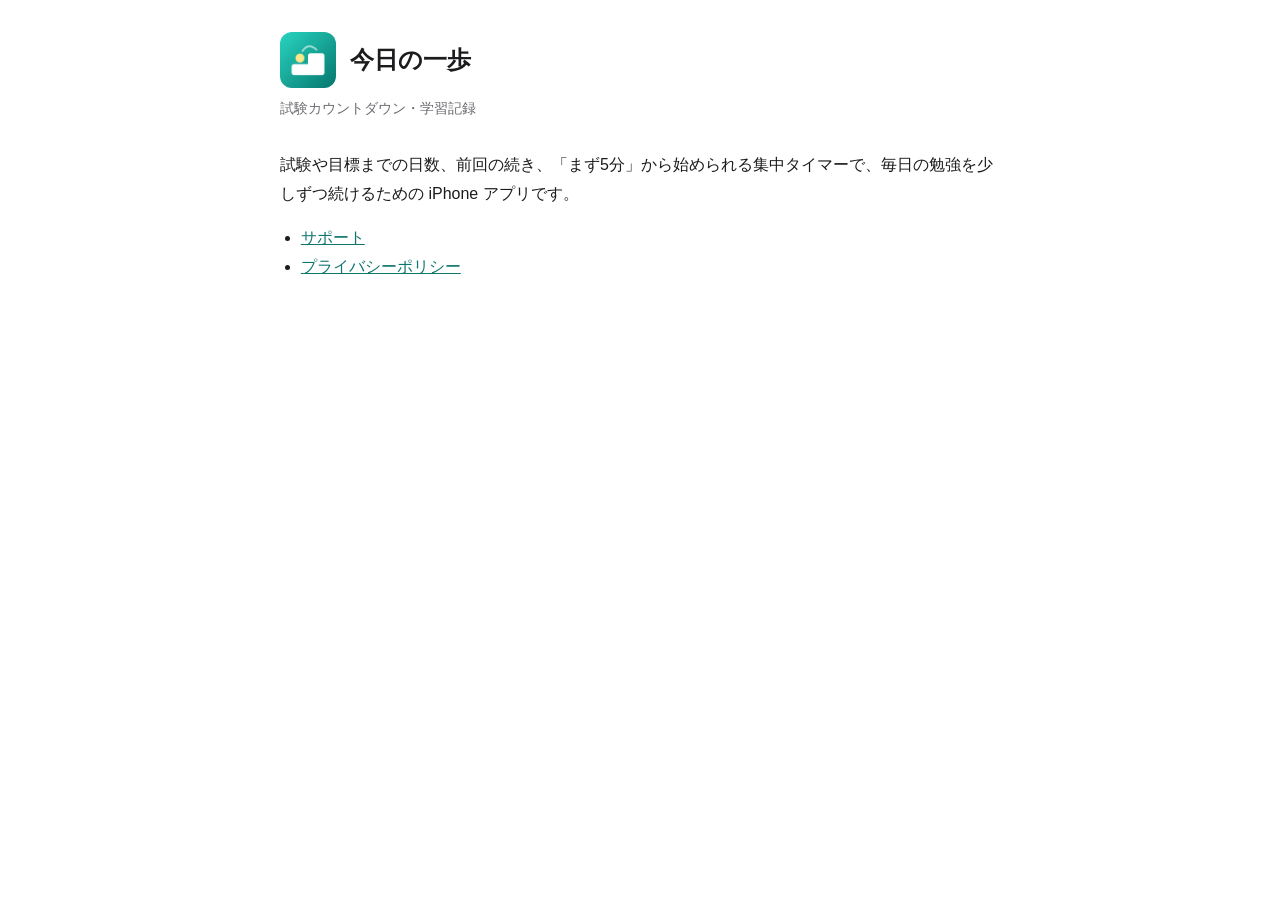
<file: index.html>
<!DOCTYPE html>
<html lang="ja">
<head>
<meta charset="utf-8">
<meta name="viewport" content="width=device-width, initial-scale=1">
<title>今日の一歩</title>
<link rel="stylesheet" href="./style.css">
</head>
<body>
<header>
  <img src="./icon.png" alt="">
  <h1>今日の一歩</h1>
</header>
<p class="meta">試験カウントダウン・学習記録</p>
<p>試験や目標までの日数、前回の続き、「まず5分」から始められる集中タイマーで、毎日の勉強を少しずつ続けるための iPhone アプリです。</p>
<ul>
  <li><a href="./support.html">サポート</a></li>
  <li><a href="./privacy-policy.html">プライバシーポリシー</a></li>
</ul>
</body>
</html>
</file>
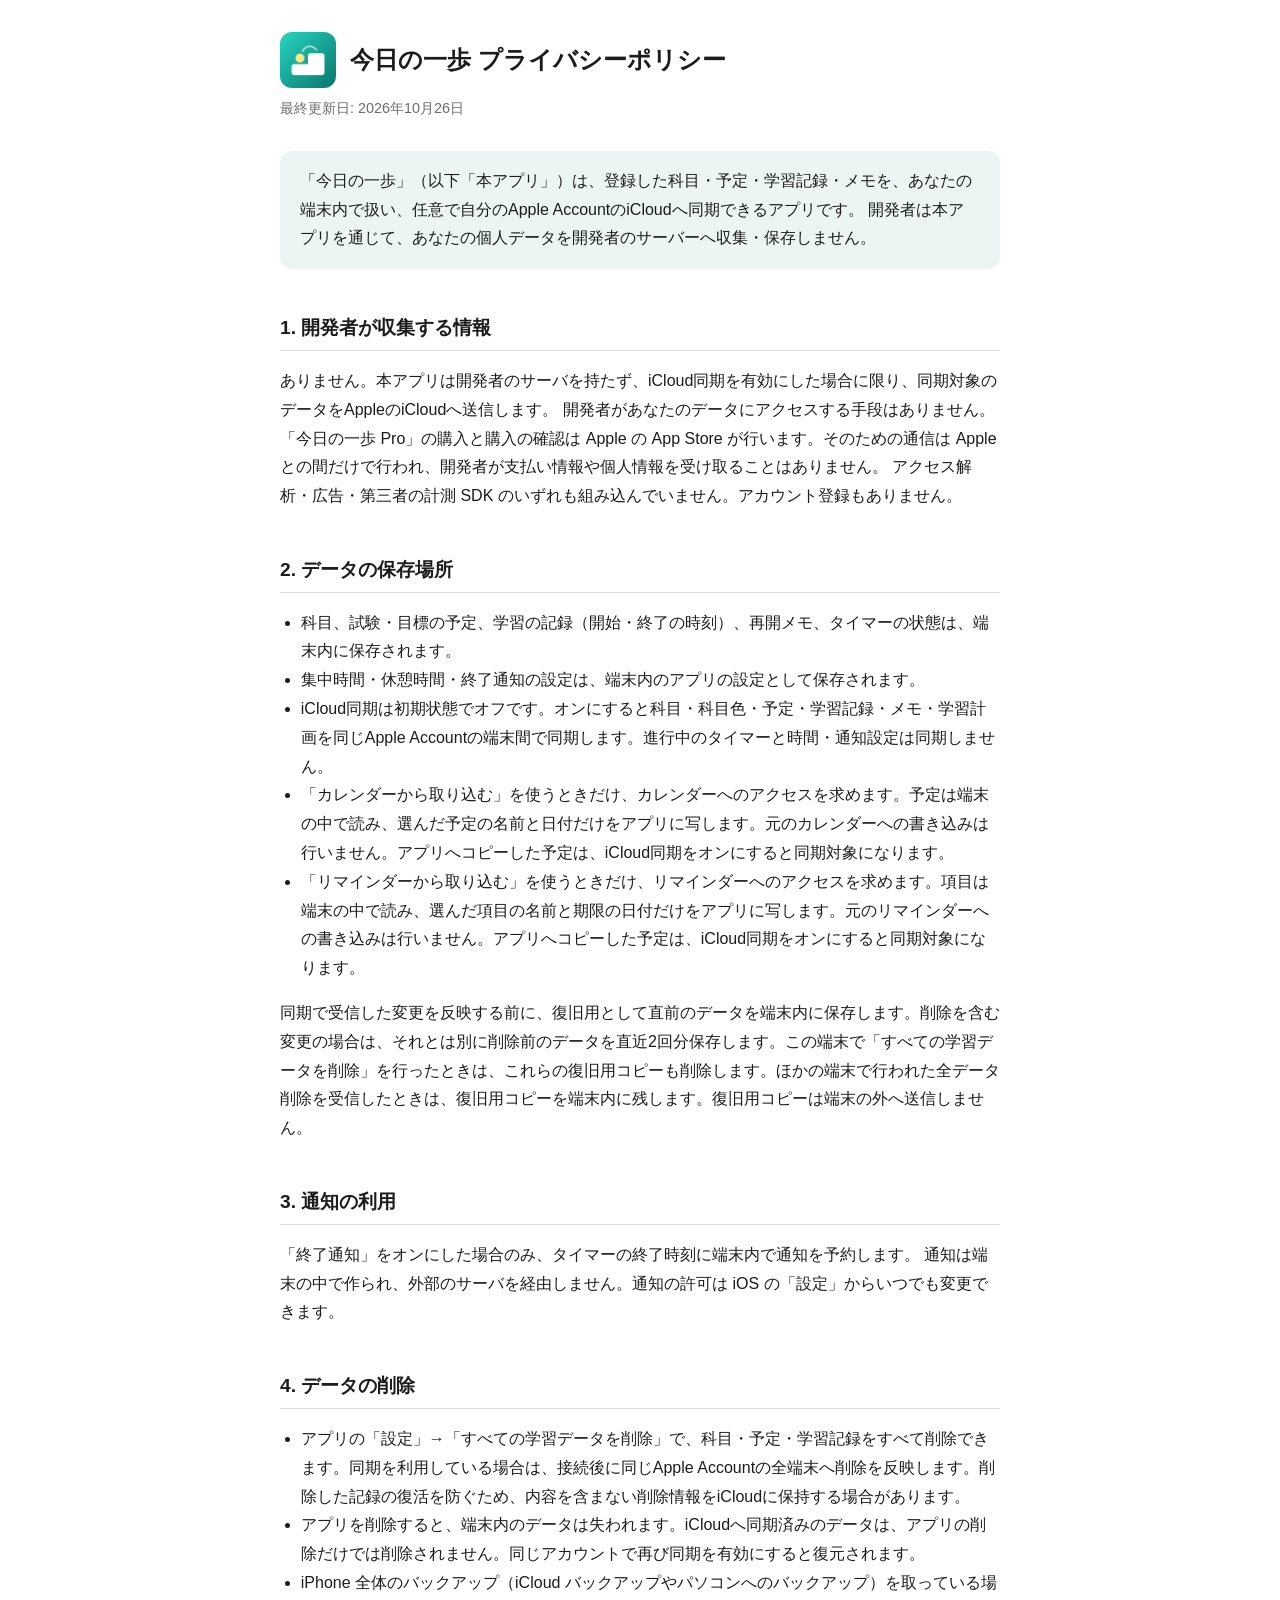
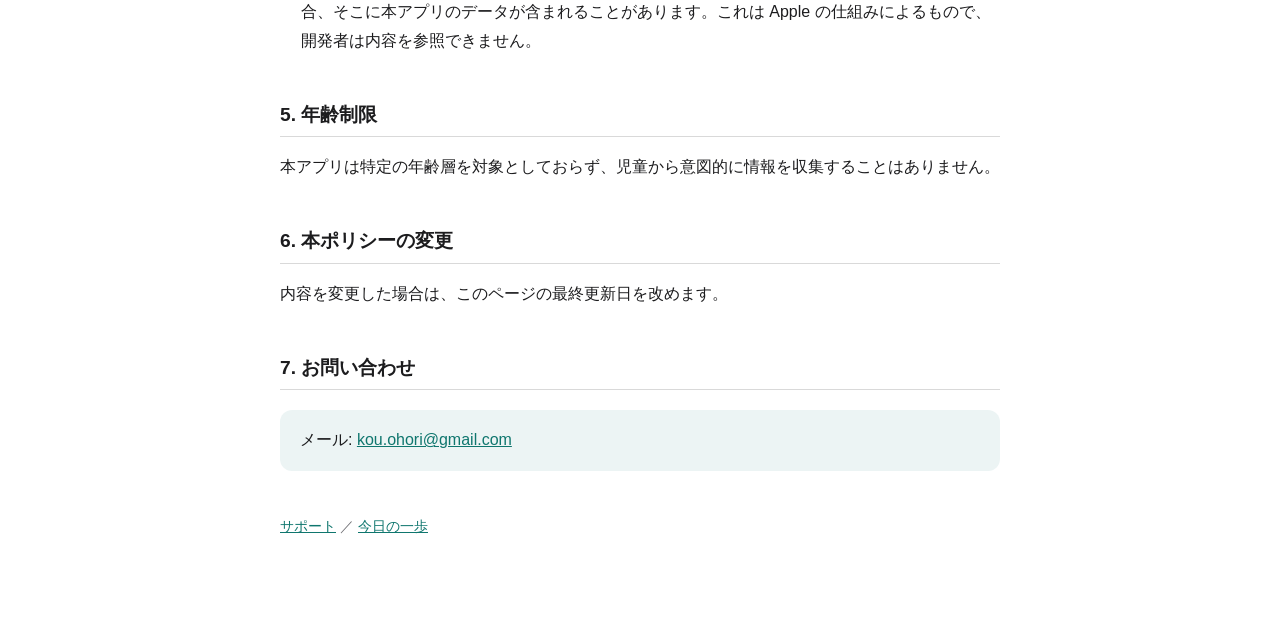
<file: privacy-policy.html>
<!DOCTYPE html>
<html lang="ja">
<head>
<meta charset="utf-8">
<meta name="viewport" content="width=device-width, initial-scale=1">
<title>プライバシーポリシー — 今日の一歩</title>
<link rel="stylesheet" href="./style.css">
</head>
<body>
<header>
  <img src="./icon.png" alt="">
  <h1>今日の一歩 プライバシーポリシー</h1>
</header>
<p class="meta">最終更新日: 2026年10月26日</p>

<div class="box">
「今日の一歩」（以下「本アプリ」）は、登録した科目・予定・学習記録・メモを、あなたの端末内で扱い、任意で自分のApple AccountのiCloudへ同期できるアプリです。
開発者は本アプリを通じて、あなたの個人データを開発者のサーバーへ収集・保存しません。
</div>

<h2>1. 開発者が収集する情報</h2>
<p>ありません。本アプリは開発者のサーバを持たず、iCloud同期を有効にした場合に限り、同期対象のデータをAppleのiCloudへ送信します。
開発者があなたのデータにアクセスする手段はありません。
「今日の一歩 Pro」の購入と購入の確認は Apple の App Store が行います。そのための通信は Apple との間だけで行われ、開発者が支払い情報や個人情報を受け取ることはありません。
アクセス解析・広告・第三者の計測 SDK のいずれも組み込んでいません。アカウント登録もありません。</p>

<h2>2. データの保存場所</h2>
<ul>
  <li>科目、試験・目標の予定、学習の記録（開始・終了の時刻）、再開メモ、タイマーの状態は、端末内に保存されます。</li>
  <li>集中時間・休憩時間・終了通知の設定は、端末内のアプリの設定として保存されます。</li>
  <li>iCloud同期は初期状態でオフです。オンにすると科目・科目色・予定・学習記録・メモ・学習計画を同じApple Accountの端末間で同期します。進行中のタイマーと時間・通知設定は同期しません。</li>
  <li>「カレンダーから取り込む」を使うときだけ、カレンダーへのアクセスを求めます。予定は端末の中で読み、選んだ予定の名前と日付だけをアプリに写します。元のカレンダーへの書き込みは行いません。アプリへコピーした予定は、iCloud同期をオンにすると同期対象になります。</li>
  <li>「リマインダーから取り込む」を使うときだけ、リマインダーへのアクセスを求めます。項目は端末の中で読み、選んだ項目の名前と期限の日付だけをアプリに写します。元のリマインダーへの書き込みは行いません。アプリへコピーした予定は、iCloud同期をオンにすると同期対象になります。</li>
</ul>

<p>同期で受信した変更を反映する前に、復旧用として直前のデータを端末内に保存します。削除を含む変更の場合は、それとは別に削除前のデータを直近2回分保存します。この端末で「すべての学習データを削除」を行ったときは、これらの復旧用コピーも削除します。ほかの端末で行われた全データ削除を受信したときは、復旧用コピーを端末内に残します。復旧用コピーは端末の外へ送信しません。</p>
<h2>3. 通知の利用</h2>
<p>「終了通知」をオンにした場合のみ、タイマーの終了時刻に端末内で通知を予約します。
通知は端末の中で作られ、外部のサーバを経由しません。通知の許可は iOS の「設定」からいつでも変更できます。</p>

<h2>4. データの削除</h2>
<ul>
  <li>アプリの「設定」→「すべての学習データを削除」で、科目・予定・学習記録をすべて削除できます。同期を利用している場合は、接続後に同じApple Accountの全端末へ削除を反映します。削除した記録の復活を防ぐため、内容を含まない削除情報をiCloudに保持する場合があります。</li>
  <li>アプリを削除すると、端末内のデータは失われます。iCloudへ同期済みのデータは、アプリの削除だけでは削除されません。同じアカウントで再び同期を有効にすると復元されます。</li>
  <li>iPhone 全体のバックアップ（iCloud バックアップやパソコンへのバックアップ）を取っている場合、そこに本アプリのデータが含まれることがあります。これは Apple の仕組みによるもので、開発者は内容を参照できません。</li>
</ul>

<h2>5. 年齢制限</h2>
<p>本アプリは特定の年齢層を対象としておらず、児童から意図的に情報を収集することはありません。</p>

<h2>6. 本ポリシーの変更</h2>
<p>内容を変更した場合は、このページの最終更新日を改めます。</p>

<h2>7. お問い合わせ</h2>
<div class="box">
  メール: <a href="mailto:kou.ohori@gmail.com">kou.ohori@gmail.com</a>
</div>

<footer><a href="./support.html">サポート</a> ／ <a href="./index.html">今日の一歩</a></footer>
</body>
</html>
</file>
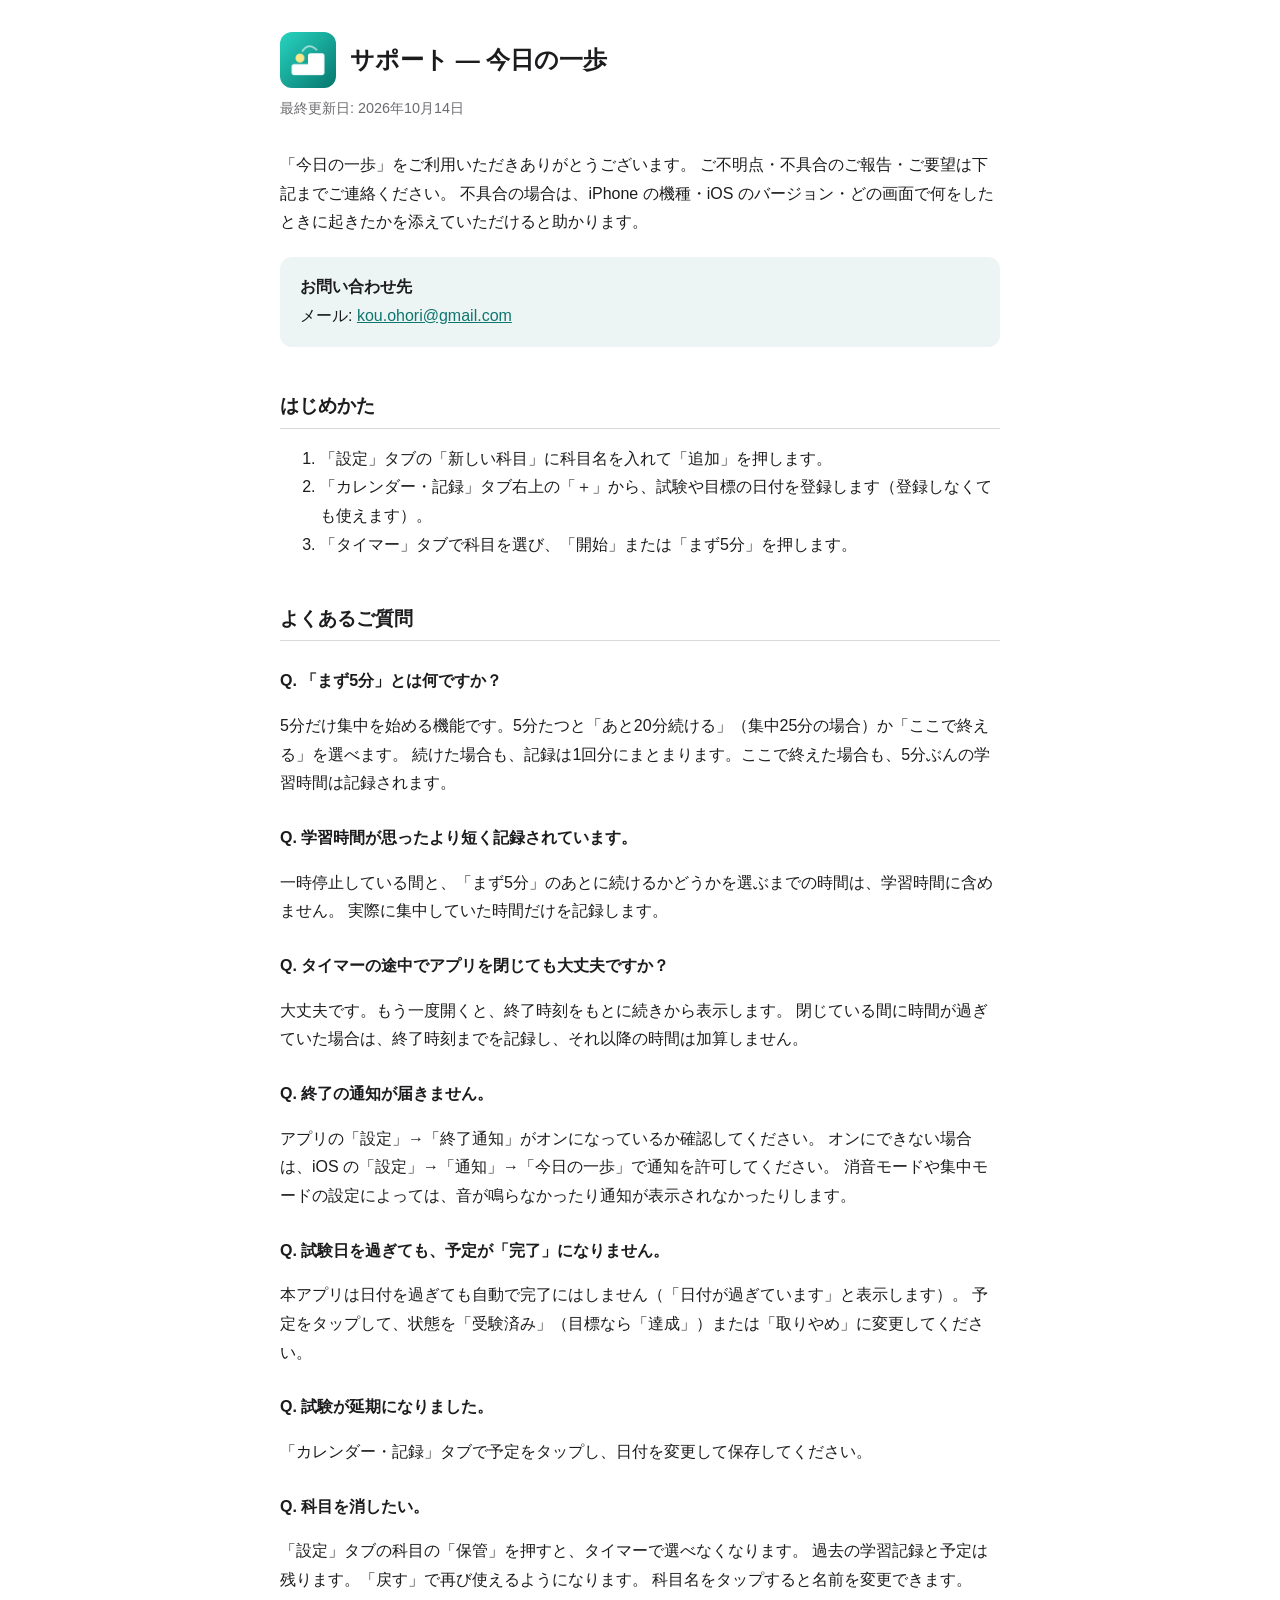
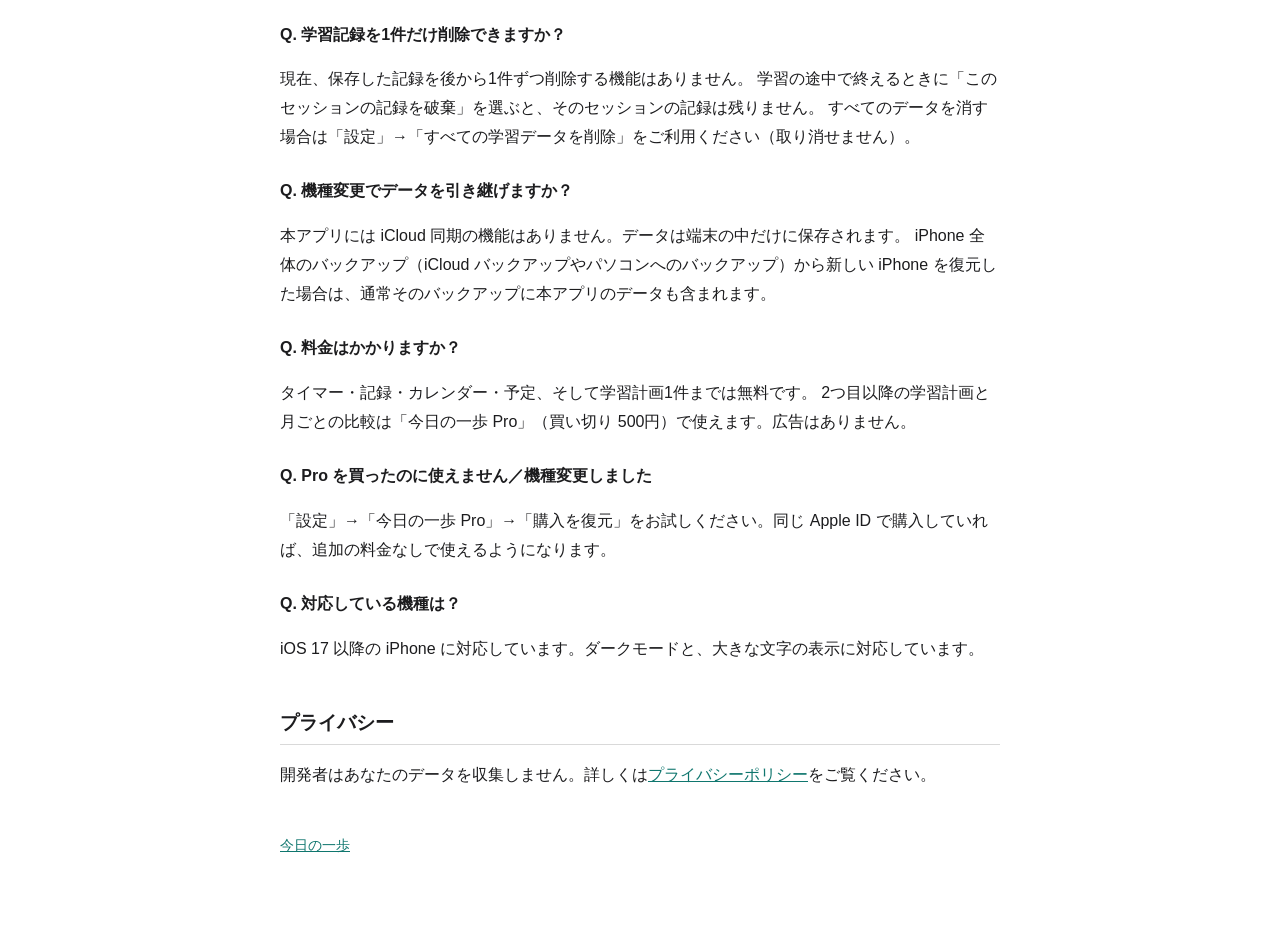
<file: support.html>
<!DOCTYPE html>
<html lang="ja">
<head>
<meta charset="utf-8">
<meta name="viewport" content="width=device-width, initial-scale=1">
<title>サポート — 今日の一歩</title>
<link rel="stylesheet" href="./style.css">
</head>
<body>
<header>
  <img src="./icon.png" alt="">
  <h1>サポート — 今日の一歩</h1>
</header>
<p class="meta">最終更新日: 2026年10月14日</p>

<p>「今日の一歩」をご利用いただきありがとうございます。
ご不明点・不具合のご報告・ご要望は下記までご連絡ください。
不具合の場合は、iPhone の機種・iOS のバージョン・どの画面で何をしたときに起きたかを添えていただけると助かります。</p>

<div class="box">
  <strong>お問い合わせ先</strong><br>
  メール: <a href="mailto:kou.ohori@gmail.com">kou.ohori@gmail.com</a>
</div>

<h2>はじめかた</h2>
<ol>
  <li>「設定」タブの「新しい科目」に科目名を入れて「追加」を押します。</li>
  <li>「カレンダー・記録」タブ右上の「＋」から、試験や目標の日付を登録します（登録しなくても使えます）。</li>
  <li>「タイマー」タブで科目を選び、「開始」または「まず5分」を押します。</li>
</ol>

<h2>よくあるご質問</h2>

<h3>Q. 「まず5分」とは何ですか？</h3>
<p>5分だけ集中を始める機能です。5分たつと「あと20分続ける」（集中25分の場合）か「ここで終える」を選べます。
続けた場合も、記録は1回分にまとまります。ここで終えた場合も、5分ぶんの学習時間は記録されます。</p>

<h3>Q. 学習時間が思ったより短く記録されています。</h3>
<p>一時停止している間と、「まず5分」のあとに続けるかどうかを選ぶまでの時間は、学習時間に含めません。
実際に集中していた時間だけを記録します。</p>

<h3>Q. タイマーの途中でアプリを閉じても大丈夫ですか？</h3>
<p>大丈夫です。もう一度開くと、終了時刻をもとに続きから表示します。
閉じている間に時間が過ぎていた場合は、終了時刻までを記録し、それ以降の時間は加算しません。</p>

<h3>Q. 終了の通知が届きません。</h3>
<p>アプリの「設定」→「終了通知」がオンになっているか確認してください。
オンにできない場合は、iOS の「設定」→「通知」→「今日の一歩」で通知を許可してください。
消音モードや集中モードの設定によっては、音が鳴らなかったり通知が表示されなかったりします。</p>

<h3>Q. 試験日を過ぎても、予定が「完了」になりません。</h3>
<p>本アプリは日付を過ぎても自動で完了にはしません（「日付が過ぎています」と表示します）。
予定をタップして、状態を「受験済み」（目標なら「達成」）または「取りやめ」に変更してください。</p>

<h3>Q. 試験が延期になりました。</h3>
<p>「カレンダー・記録」タブで予定をタップし、日付を変更して保存してください。</p>

<h3>Q. 科目を消したい。</h3>
<p>「設定」タブの科目の「保管」を押すと、タイマーで選べなくなります。
過去の学習記録と予定は残ります。「戻す」で再び使えるようになります。
科目名をタップすると名前を変更できます。</p>

<h3>Q. 学習記録を1件だけ削除できますか？</h3>
<p>現在、保存した記録を後から1件ずつ削除する機能はありません。
学習の途中で終えるときに「このセッションの記録を破棄」を選ぶと、そのセッションの記録は残りません。
すべてのデータを消す場合は「設定」→「すべての学習データを削除」をご利用ください（取り消せません）。</p>

<h3>Q. 機種変更でデータを引き継げますか？</h3>
<p>本アプリには iCloud 同期の機能はありません。データは端末の中だけに保存されます。
iPhone 全体のバックアップ（iCloud バックアップやパソコンへのバックアップ）から新しい iPhone を復元した場合は、通常そのバックアップに本アプリのデータも含まれます。</p>

<h3>Q. 料金はかかりますか？</h3>
<p>タイマー・記録・カレンダー・予定、そして学習計画1件までは無料です。
2つ目以降の学習計画と月ごとの比較は「今日の一歩 Pro」（買い切り 500円）で使えます。広告はありません。</p>

<h3>Q. Pro を買ったのに使えません／機種変更しました</h3>
<p>「設定」→「今日の一歩 Pro」→「購入を復元」をお試しください。同じ Apple ID で購入していれば、追加の料金なしで使えるようになります。</p>

<h3>Q. 対応している機種は？</h3>
<p>iOS 17 以降の iPhone に対応しています。ダークモードと、大きな文字の表示に対応しています。</p>

<h2>プライバシー</h2>
<p>開発者はあなたのデータを収集しません。詳しくは<a href="./privacy-policy.html">プライバシーポリシー</a>をご覧ください。</p>

<footer><a href="./index.html">今日の一歩</a></footer>
</body>
</html>
</file>
<file: style.css>
:root {
  color-scheme: light dark;
  --text: #1c1c1e;
  --muted: #6b6b70;
  --bg: #ffffff;
  --accent: #0f766e;
  --box: rgba(15, 118, 110, .08);
  --rule: rgba(128, 128, 128, .3);
}
@media (prefers-color-scheme: dark) {
  :root {
    --text: #e6e6e6;
    --muted: #a0a0a5;
    --bg: #111111;
    --accent: #5eead4;
    --box: rgba(94, 234, 212, .10);
  }
}
body {
  font-family: -apple-system, BlinkMacSystemFont, "Hiragino Sans", "Yu Gothic", sans-serif;
  line-height: 1.8;
  max-width: 720px;
  margin: 0 auto;
  padding: 32px 20px 80px;
  color: var(--text);
  background: var(--bg);
}
a { color: var(--accent); }
header { display: flex; align-items: center; gap: 14px; margin-bottom: 8px; }
header img { width: 56px; height: 56px; border-radius: 12px; }
h1 { font-size: 1.5em; margin: 0; }
h2 { font-size: 1.2em; margin-top: 2.2em; border-bottom: 1px solid var(--rule); padding-bottom: 4px; }
h3 { font-size: 1em; margin: 1.6em 0 .3em; }
.meta { color: var(--muted); font-size: .9em; margin: 4px 0 2em; }
.box { background: var(--box); border-radius: 12px; padding: 16px 20px; margin: 20px 0; }
ul { padding-left: 1.3em; }
footer { margin-top: 3em; color: var(--muted); font-size: .9em; }
</file>
